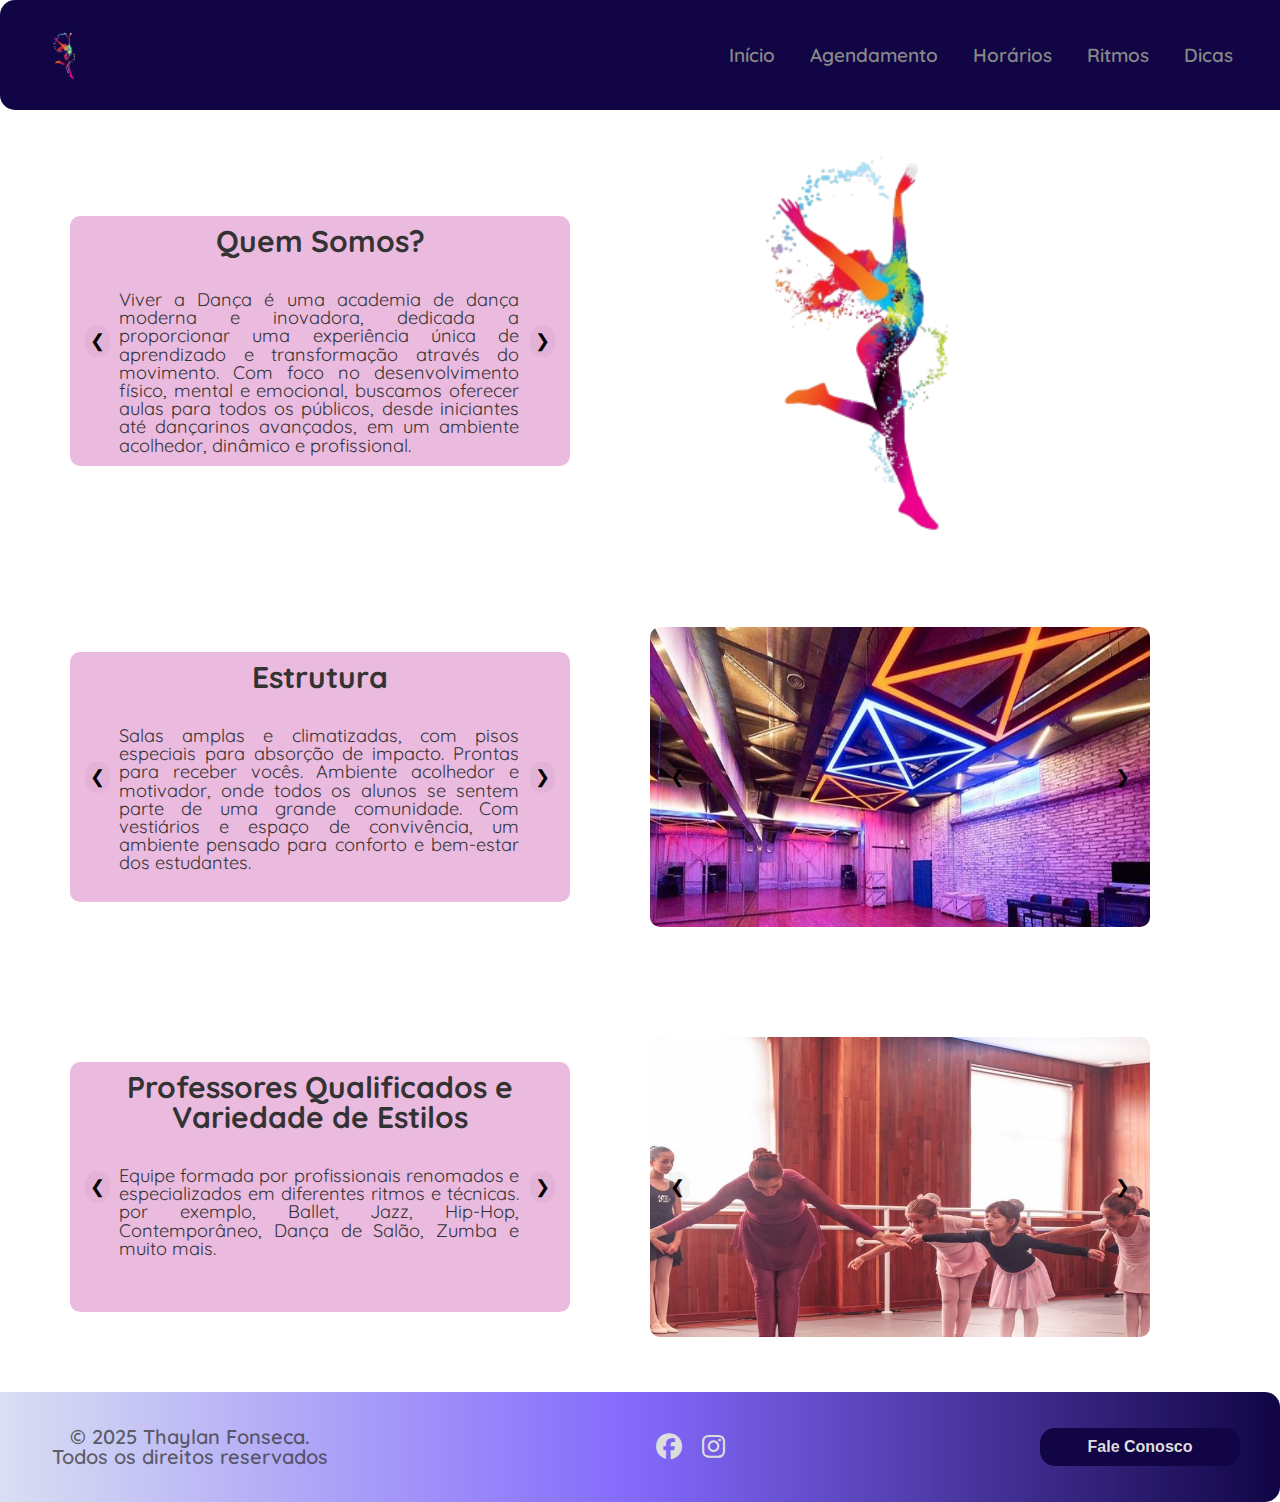
<file: index.html>
<!DOCTYPE html>
<html lang="pt-BR">
<head>
    <meta charset="UTF-8">
    <meta name="viewport" content="width=device-width, initial-scale=1.0">
    <link rel="stylesheet" href="./css/reset.css">
    <link rel="stylesheet" href="./css/style.css">
    <link rel="stylesheet" href="https://cdnjs.cloudflare.com/ajax/libs/font-awesome/6.5.1/css/all.min.css">
    <link rel="shortcut icon" href="./img/logo-site.jp.png" type="image/x-icon">
    <title>Página Inicial</title>
</head>
<body>
    <!-- Cabeçaho e indice -->
    <header class="header">
        <nav class="indice">
            <img src="./img/logo-site.jp.png" alt="">
            <ul>
                <li><a href="index.html">Início</a></li>
                <li><a href="agendamento.html">Agendamento</a></li>
                <li><a href="horarios.html">Horários</a></li>
                <li><a href="ritmos.html">Ritmos</a></li>
                <li><a href="dicas.html">Dicas</a></li>
            </ul>
        </nav>
    </header>
    <!-- Fim do cabeçalho -->

    <!-- Conteudo princial -->
    <main>
        <!-- Seção de apresentação -->
        <section class="main">
            <div class="carrossel-texto">
                <div class="text-pass">
                    <div class="apresentacao">
                        <h1>Quem Somos?</h1>
                        <p>Viver a Dança é uma academia de dança moderna e inovadora, dedicada a proporcionar uma experiência única de aprendizado e transformação através do movimento. Com foco no desenvolvimento físico, mental e emocional, buscamos oferecer aulas para todos os públicos, desde iniciantes até dançarinos avançados, em um ambiente acolhedor, dinâmico e profissional.
                        </p>
                    </div>
                    <div class="apresentacao">
                        <h1>Nossa Missão</h1>
                        <p>Transformar vidas por meio da dança, criando um ambiente onde nossos alunos possam se expressar livremente, melhorar sua saúde e bem-estar, e alcançar seus objetivos pessoais. A dança, para nós, vai além de um simples exercício físico; é uma jornada de autoconhecimento, confiança e superação.
                        </p>
                    </div>
                    <div class="apresentacao">
                        <h1>Nossa Visão</h1>
                        <p>Ser referência na formação de dançarinos e na promoção da dança como ferramenta de saúde, educação e expressão artística, tornando-nos a principal escolha para quem deseja se conectar com o movimento de forma autêntica e transformadora.
                        </p>
                    </div>
                </div>
                <div class="carrossel-botoes">
                    <button class="botao-carrossel" id="prevBtn">❮</button>
                    <button class="botao-carrossel" id="nextBtn">❯</button>
                </div>
            </div>
            <section class="img2">
                <div >
                    <img src="img/logo-site.jp.png" alt="">
                </div>
            </section>  
        </section>

        <!-- Seção da estrutura da empresa -->
        <section class="main">
            <div class="carrossel-texto">
                <div class="car_text">
                    <div class="apresentacao2">
                        <h1>Estrutura</h1>
                        <p>Salas amplas e climatizadas, com pisos especiais para absorção de impacto. Prontas para receber vocês. Ambiente acolhedor e motivador, onde todos os alunos se sentem parte de uma grande comunidade. Com vestiários e espaço de convivência, um ambiente pensado para conforto e bem-estar dos estudantes.
                        </p>
                    </div>
                    <div class="apresentacao2">
                        <h1>Aulas e Programas</h1>
                        <p>Oferecemos uma ampla variedade de modalidades, com aulas presenciais e online, adaptadas para todos os níveis de habilidade e faixa etária. Nossos programas incluem: Dança para Iniciantes, Programas Especiais para Adolescentes, Aulas Avançadas.
                        </p>
                    </div>
                    <div class="apresentacao2">
                        <h1>Área para Eventos, Apresentações e Acessibilidade</h1>
                        <p>Um espaço dedicado para exibições e performances, incentivando o talento de nossos alunos.  Nossa estrutura é adaptada para atender a todos, garantindo inclusão e acessibilidade.</p>
                    </div>
                </div>
                <div class="carrossel-botoes">
                    <button class="botao-carrossel" id="prevBtn2">❮</button>
                    <button class="botao-carrossel" id="nextBtn2">❯</button>
              </div>
            </div>
            <section class="img">
                <div class="carrossel">
                    <div class="carrossel-i">
                        <div class="imagem" >
                            <img src="./img/index-img/index-2.jpg" alt="">
                        </div>
                        <div class="imagem">
                            <img src="./img/index-img/index-3.jpg" alt="">
                        </div>
                        <div class="imagem">
                            <img src="./img/index-img/index-4.jpg" alt="">
                        </div>
                    </div>
                    <div class="carrossel-botoes">
                        <button class="botao-carrossel" id="BtnImgV">❮</button>
                        <button class="botao-carrossel" id="BtnImgA">❯</button>
                    </div>
                </div>
            </section>
        </section>
        
        <!-- Seção diferenciais da empresa -->
        <section class="main">
            <div class="carrossel-texto">
                <div class="car_texts">
                    <div class="apresentacao3">
                        <h1>Professores Qualificados e Variedade de Estilos</h1>
                        <p>Equipe formada por profissionais renomados e especializados em diferentes ritmos e técnicas. por exemplo, Ballet, Jazz, Hip-Hop, Contemporâneo, Dança de Salão, Zumba e muito mais.
                        </p>
                    </div>
                    <div class="apresentacao3">
                        <h1>Aulas Personalizadas e Eventos</h1>
                        <p>Opções de turmas para todas as idades e níveis, desde infantil até adultos. Organizamos apresentações periódicas para que os alunos mostrem sua evolução e talento.
                        </p>
                    </div>
                    <div class="apresentacao3">
                        <h1>Workshops e Intercâmbios</h1>
                        <p>Convidamos coreógrafos e dançarinos de renome para aulas especiais. Venha fazer parte da nossa família e descubra o poder da dança!</p>
                    </div>
                </div>
                <div class="carrossel-botoes">
                    <button class="botao-carrossel" id="prevBtn3">❮</button>
                    <button class="botao-carrossel" id="nextBtn3">❯</button>
                </div>
            </div>
            <section class="img">
                <div class="carrossel2">
                    <div class="carrossel-i2">
                        <div class="imagem2" >
                            <img src="./img/index-img/index-1.jpg" alt="">
                        </div>
                        <div class="imagem2" >
                            <img src="./img/index-img/index-5.jpg" alt="">
                        </div>
                        <div class="imagem2">
                            <img src="./img/index-img/index-6.jpg" alt="">
                        </div>
                    </div>
                    <div class="carrossel-botoes">
                        <button class="botao-carrossel" id="BtnImgV2">❮</button>
                        <button class="botao-carrossel" id="BtnImgA2">❯</button>
                    </div>
                </div>
            </section>
        </section>
    </main>
    <!-- Fim do conteudo principal -->

    <!-- Rodapé -->
    <footer class="rodape">
        <div class="texto">
            <p>&copy; 2025 Thaylan Fonseca. Todos os direitos reservados</p>
        </div>
        <nav class="socials">
            <a href="https://www.facebook.com/#"> <i class="fa-brands fa-facebook"></i> </a>
            <a href="https://www.instagram.com/#"> <i class="fa-brands fa-instagram"></i> </a>
        </nav>
       <button class="contact">
            <a href="contact-us.html" class="footer-link">Fale Conosco</a>
        </button>
    </footer>

    <script src="./js/index.js"></script>
</body>
</html>
</file>
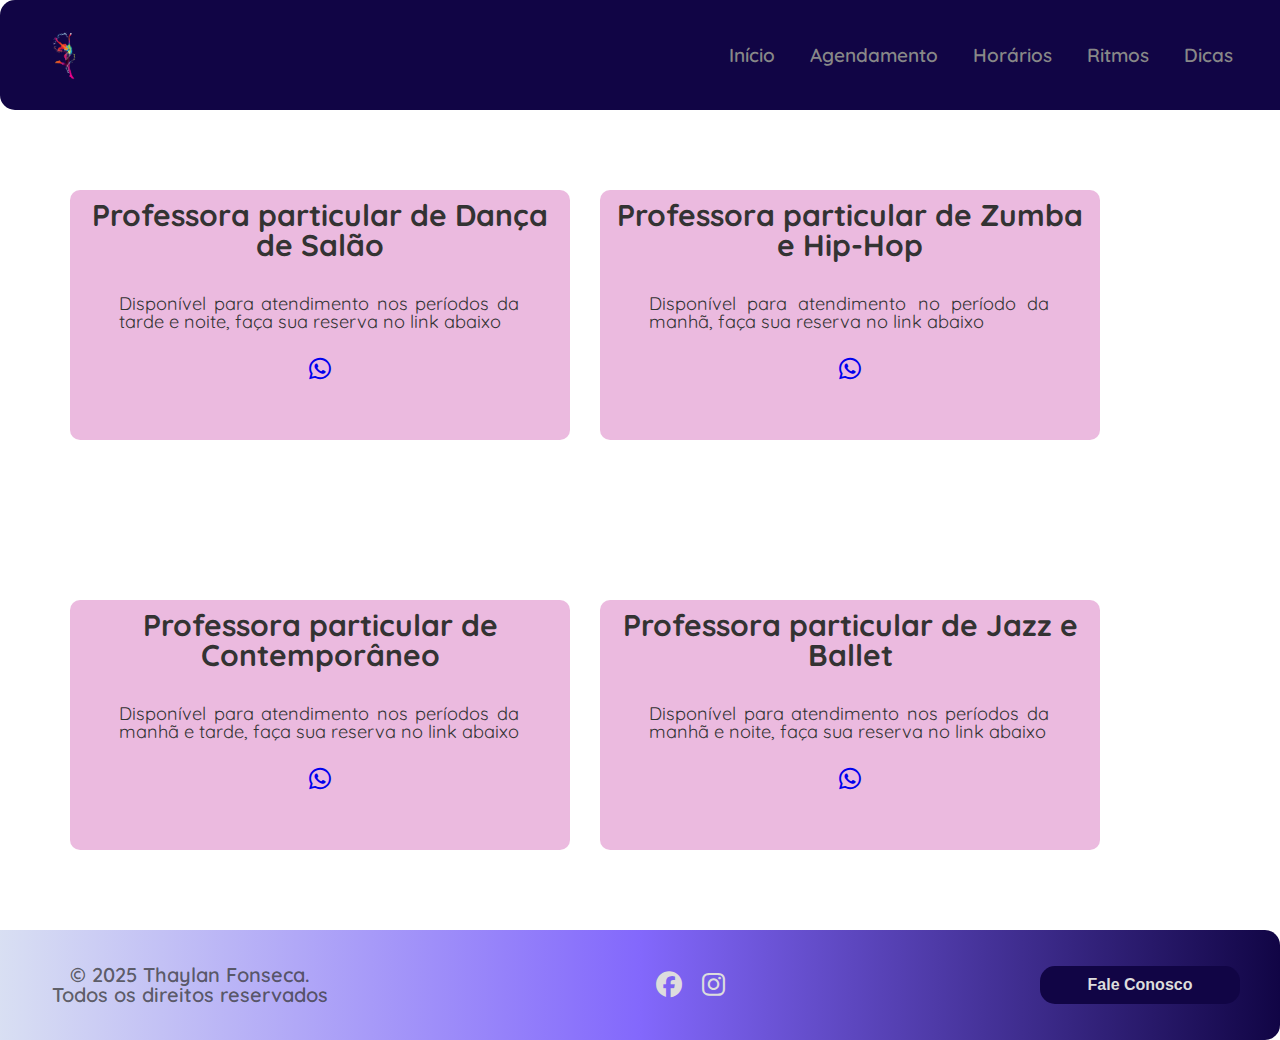
<file: agendamento.html>
<!DOCTYPE html>
<html lang="en">
<head>
    <meta charset="UTF-8">
    <meta name="viewport" content="width=device-width, initial-scale=1.0">
    <link rel="stylesheet" href="./css/reset.css">
    <link rel="stylesheet" href="./css/style.css">
    <link rel="stylesheet" href="https://cdnjs.cloudflare.com/ajax/libs/font-awesome/6.5.1/css/all.min.css">
    <link rel="shortcut icon" href="./img/logo-site.jp.png" type="image/x-icon">
    <title>Agendamento</title>
</head>
<body>
    <!-- Cabeçaho e indice -->
    <header class="header">
        <nav class="indice">
            <img src="./img/logo-site.jp.png" alt="">
            <ul>
                <li><a href="index.html">Início</a></li>
                <li><a href="agendamento.html">Agendamento</a></li>
                <li><a href="horarios.html">Horários</a></li>
                <li><a href="ritmos.html">Ritmos</a></li>
                <li><a href="dicas.html">Dicas</a></li>
            </ul>
        </nav>
    </header>
    <!-- Fim do cabeçalho -->

    <!-- Conteudo princial -->
    <main>
        <!-- Seção de Agendamento de Dança de salão, Zumba e Hip-Hop -->
        <section class="main">
            <div class="carrossel-texto">
                <div class="apresentacao">
                    <h1>Professora particular de Dança de Salão</h1>
                    <p>Disponível para atendimento nos períodos da tarde e noite, faça sua reserva no link abaixo
                     </p>
                    <div class="reserv">
                        <a href="https://chat.whatsapp.com/#"><i class="fa-brands fa-whatsapp"></i> </a>
                    </div>
                </div>
            </div>
            <section class="ritmo">
                <div class="rit_texto">
                    <div class="apresentacao">
                        <h1>Professora particular de Zumba e Hip-Hop</h1>
                        <p>Disponível para atendimento no período da manhã, faça sua reserva no link abaixo
                         </p>
                        <nav class="reserv">
                            <a href="https://chat.whatsapp.com/#"> <i class="fa-brands fa-whatsapp"></i> </a>
                        </nav>
                    </div>
                </div>
            </section>
        </section>
        
        <!-- Seção de agendamento de Contemporãneo, Jazz e Ballet -->
        <section class="main">
            <div class="carrossel-texto">
                <div class="apresentacao">
                    <h1>Professora particular de Contemporâneo</h1>
                    <p>Disponível para atendimento nos períodos da manhã e tarde, faça sua reserva no link abaixo
                     </p>
                    <div class="reserv">
                        <a href="https://chat.whatsapp.com/#"> <i class="fa-brands fa-whatsapp"></i> </a>
                    </div>
                </div>
            </div>
            <section class="ritmo">
                <div class="rit_texto">
                    <div class="apresentacao">
                        <h1>Professora particular de Jazz e Ballet</h1>
                        <p>Disponível para atendimento nos períodos da manhã e noite, faça sua reserva no link abaixo
                         </p>
                        <div class="reserv">
                            <a href="https://chat.whatsapp.com/#"> <i class="fa-brands fa-whatsapp"></i> </a>
                        </div>
                    </div>
                </div>
            </section>
        </section>  
    </main>
    <!-- Conteudo princial -->

    <!-- Rodapé -->
    <footer class="rodape">
        <div class="texto">
            <p>&copy; 2025 Thaylan Fonseca. Todos os direitos reservados</p>
        </div>
        <nav class="socials">
            <a href="https://www.facebook.com/#"> <i class="fa-brands fa-facebook"></i> </a>
            <a href="https://www.instagram.com/#"> <i class="fa-brands fa-instagram"></i> </a>
        </nav>
       <button class="contact">
            <a href="contact-us.html" class="footer-link">Fale Conosco</a>
        </button>
    </footer>
</body>
</html>
</file>
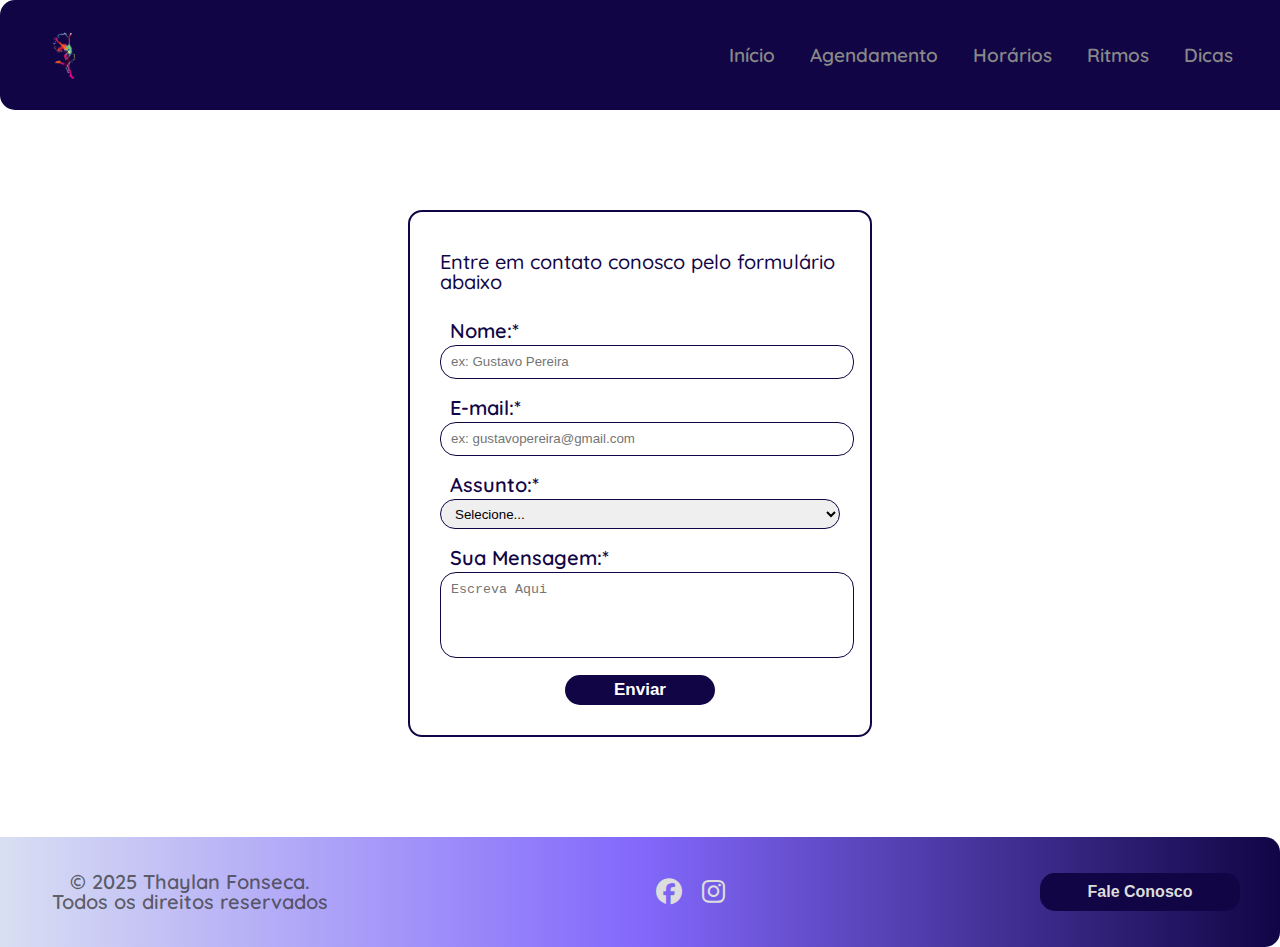
<file: contact-us.html>
<!DOCTYPE html>
<html lang="pt-BR">
<head>
    <meta charset="UTF-8">
    <meta name="viewport" content="width=device-width, initial-scale=1.0">
    <link rel="stylesheet" href="./css/reset.css">
    <link rel="stylesheet" href="./css/style.css">
    <link rel="stylesheet" href="https://cdnjs.cloudflare.com/ajax/libs/font-awesome/6.5.1/css/all.min.css">
    <link rel="shortcut icon" href="./img/logo-site.jp.png" type="image/x-icon">
    <title>Fale Conosco</title>
</head>
<body>
    <!-- Cabeçaho e indice -->
    <header class="header">
        <nav class="indice">
            <img src="./img/logo-site.jp.png" alt="">
            <ul>
                <li><a href="index.html">Início</a></li>
                <li><a href="agendamento.html">Agendamento</a></li>
                <li><a href="horarios.html">Horários</a></li>
                <li><a href="ritmos.html">Ritmos</a></li>
                <li><a href="dicas.html">Dicas</a></li>
            </ul>
        </nav>
    </header>
    <!-- Fim do cabeçalho -->

    <!-- Formulário -->
    <main>
        <section class="section_form">
            <form action="processa.php" method="post" id="siteForm">
                <p>Entre em contato conosco pelo formulário abaixo</p>

                <div class="form">
                    <label for="nome">Nome:*</label>
                    <input type="text" name="nome" id="nome" placeholder="ex: Gustavo Pereira" required>
                </div>
                <div class="form">
                    <label for="email">E-mail:*</label>
                    <input type="email" name="email" id="email" placeholder="ex: gustavopereira@gmail.com" required>
                </div>
                <div class="form">
                    <label for="assunto">Assunto:*</label>
                    <select name="assunto" id="assunto" required>
                        <option value="" selected disabled>Selecione...</option>
                        <option value="Horários">Horários</option>
                        <option value="Ballet">Ballet</option>
                        <option value="Zumba">Zumba</option>
                        <option value="Jazz">Jazz</option>
                        <option value="Ballet">Contemporâneo</option>
                        <option value="Hip-Hop">Hip-Hop</option>
                        <option value="Mensalidade">Mensalidade</option>
                    </select>
                </div>
                <div class="form">
                    <label for="mensagem">Sua Mensagem:*</label>
                    <textarea name="mensagem" id="mensagem" placeholder="Escreva Aqui" required></textarea>
                </div>

                <input type="submit" value="Enviar">

                
                <p class="sucesso" id="sucesso_mensagem">Formulário enviado com Sucesso!</p>
                <p id="erro_mensagem">Erro ao enviar, tente novamente mais tarde </p>

            </form>
        </section>
    </main>
    <!-- Fim do Formulário -->

    <!-- Rodapé -->
    <footer class="rodape">
        <div class="texto">
            <p>&copy; 2025 Thaylan Fonseca. Todos os direitos reservados</p>
        </div>
        <nav class="socials">
            <a href="https://www.facebook.com/#"> <i class="fa-brands fa-facebook"></i> </a>
            <a href="https://www.instagram.com/#"> <i class="fa-brands fa-instagram"></i> </a>
        </nav>
       <button class="contact">
            <a href="contact-us.html" class="footer-link">Fale Conosco</a>
        </button>
    </footer>

    <script src="js/form.js"></script>
</body>
</html>
</file>
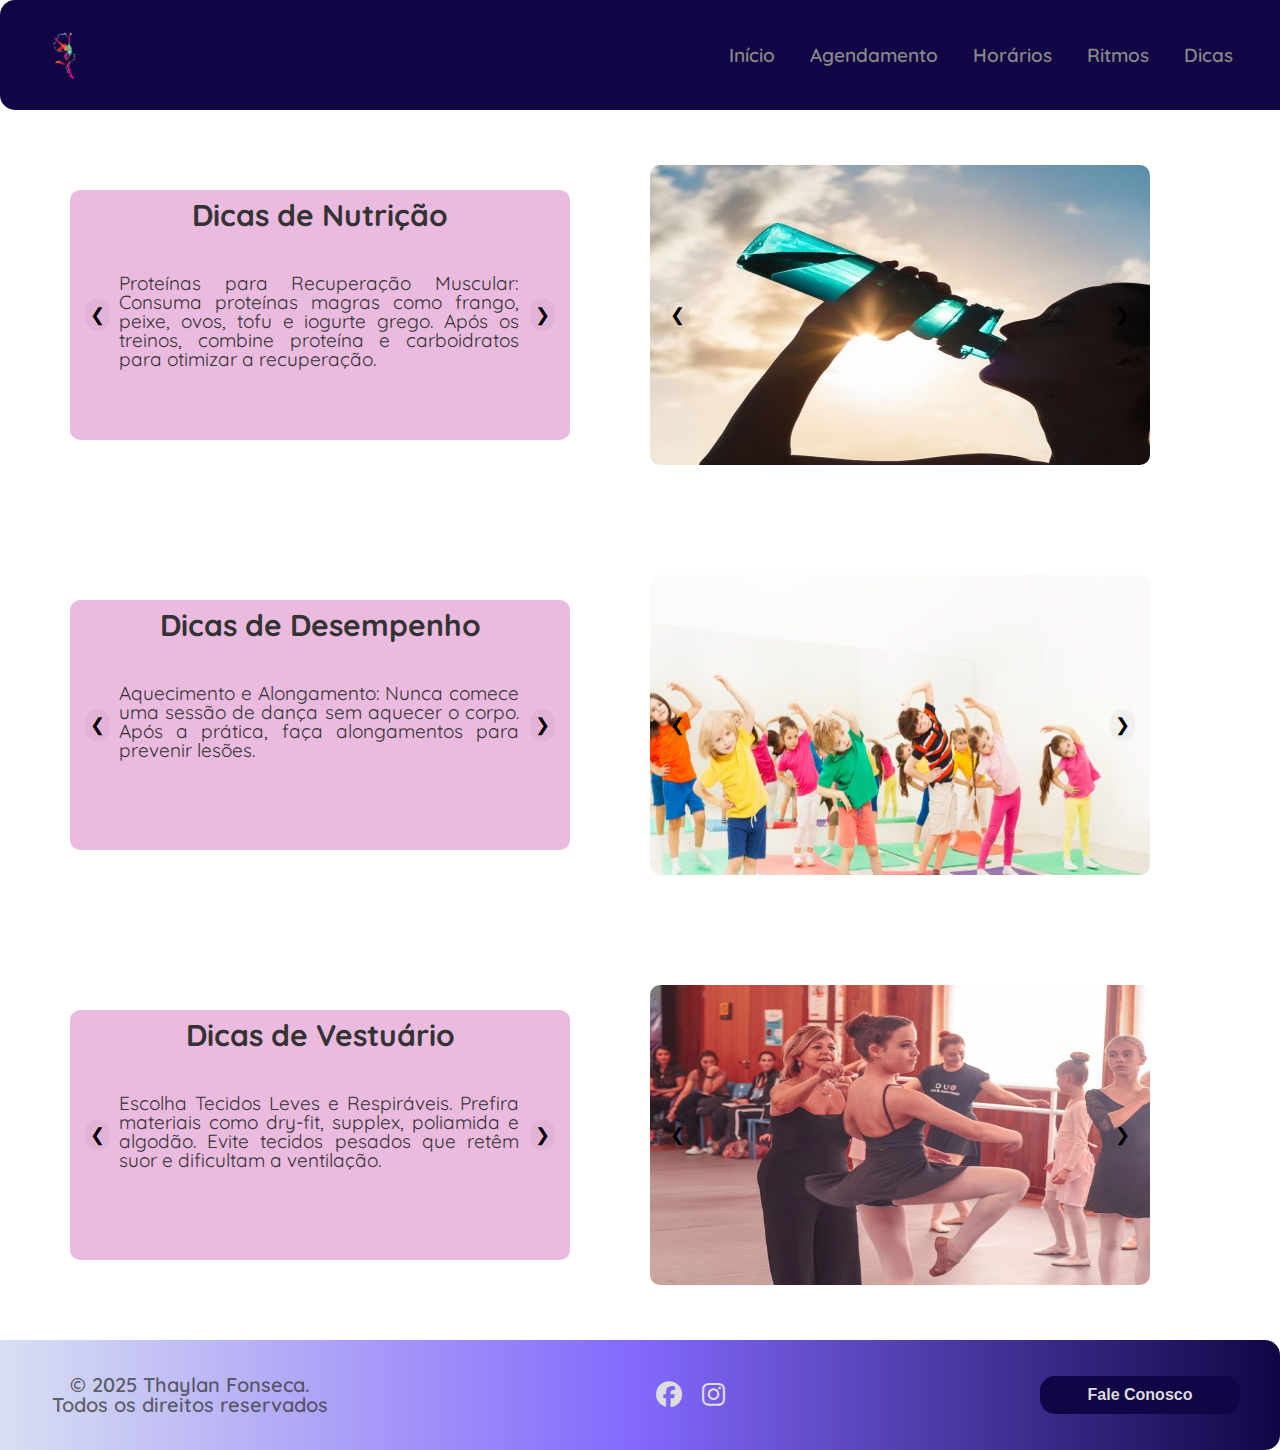
<file: dicas.html>
<!DOCTYPE html>
<html lang="pt-BR">
<head>
    <meta charset="UTF-8">
    <meta name="viewport" content="width=device-width, initial-scale=1.0">
    <link rel="stylesheet" href="./css/reset.css">
    <link rel="stylesheet" href="./css/style.css">
    <link rel="stylesheet" href="https://cdnjs.cloudflare.com/ajax/libs/font-awesome/6.5.1/css/all.min.css">
    <link rel="shortcut icon" href="./img/logo-site.jp.png" type="image/x-icon">
    <title>Dicas</title>
</head>
<body>
    <!-- Cabeçaho e indice -->
    <header class="header">
        <nav class="indice">
            <img src="./img/logo-site.jp.png" alt="">
            <ul>
                <li><a href="index.html">Início</a></li>
                <li><a href="agendamento.html">Agendamento</a></li>
                <li><a href="horarios.html">Horários</a></li>
                <li><a href="ritmos.html">Ritmos</a></li>
                <li><a href="dicas.html">Dicas</a></li>
            </ul>
        </nav>
    </header>
    <!-- Fim do cabeçalho -->

    <!-- Conteudo princial -->
    <main>
        <!-- Seção de dicas de nutrição -->
        <section class="main">
            <div class="carrossel-texto">
                <div class="dicas-pass">
                    <div class="dicas">
                        <h1>Dicas de Nutrição</h1>
                        <p>Proteínas para Recuperação Muscular: Consuma proteínas magras como frango, peixe, ovos, tofu e iogurte grego. Após os treinos, combine proteína e carboidratos para otimizar a recuperação.
                        </p>
                    </div>
                    <div class="dicas">
                        <h1>Dicas de Nutrição</h1>
                        <p>Vitaminas e Minerais para Resistência: Cálcio (leite, brócolis, amêndoas) e magnésio (banana, espinafre) ajudam na contração muscular. Ferro (carnes, vegetais verde-escuros) evita fadiga e melhora a oxigenação dos músculos.
                        </p>
                    </div>
                    <div class="dicas">
                        <h1>Dicas de Nutrição</h1>
                        <p>Hidratação é Fundamental:Beba água regularmente para evitar cãibras e fadiga.Se o treino for intenso e prolongado, isotônicos naturais como água de coco podem ajudar na reposição de eletrólitos.
                        </p>
                    </div>
                </div>
                <div class="carrossel-botoes">
                    <button class="botao-carrossel" id="prevBtn4">❮</button>
                    <button class="botao-carrossel" id="nextBtn4">❯</button>
                </div>
            </div>
            <section class="img">
                <div class="carrossel">
                    <div class="carrossel-i">
                        <div class="imagem" >
                            <img src="./img/dicas-img/dica-4.jpg" alt="">
                        </div>
                        <div class="imagem" >
                            <img src="./img/dicas-img/dicas-3.jpg" alt="">
                        </div>
                        <div class="imagem">
                            <img src="./img/dicas-img/dica-5.jpg" alt="">
                        </div>
                    </div>
                    <div class="carrossel-botoes">
                        <button class="botao-carrossel" id="BtnImgV4">❮</button>
                        <button class="botao-carrossel" id="BtnImgA4">❯</button>
                    </div>
                </div>
            </section>  
        </section>
        
        <!-- Seção de dicas de desempenho -->
        <section class="main">
            <div class="carrossel-texto">
                <div class="dicas-text">
                    <div class="dicas2">
                        <h1>Dicas de Desempenho</h1>
                        <p>Aquecimento e Alongamento: Nunca comece uma sessão de dança sem aquecer o corpo. Após a prática, faça alongamentos para prevenir lesões.
                        </p>
                    </div>
                    <div class="dicas2">
                        <h1>Dicas de Desempenho</h1>
                        <p>Planeje as Refeições: Evite treinar de estômago vazio; faça uma refeição leve 1 a 2 horas antes da dança. Após o treino, reabasteça o corpo com proteínas e carboidratos de qualidade.
                        </p>
                    </div>
                    <div class="dicas2">
                        <h1>Dicas de Desempenho</h1>
                        <p>Sono e Recuperação: Durma pelo menos 7 a 9 horas por noite para permitir a recuperação muscular. Utilize técnicas de relaxamento, como massagem ou banho quente, para reduzir o estresse muscular.</p>
                    </div>
                </div>
                <div class="carrossel-botoes">
                    <button class="botao-carrossel" id="prevBtn5">❮</button>
                    <button class="botao-carrossel" id="nextBtn5">❯</button>
                </div>
            </div>
            <section class="img">
                <div class="carrossel2">
                    <div class="carrossel-i2">
                        <div class="imagem2" >
                            <img src="./img/dicas-img/dicas-1.jpg" alt="">
                        </div>
                        <div class="imagem2" >
                            <img src="./img/dicas-img/dicas-2.jpg" alt="">
                        </div>
                        <div class="imagem2">
                            <img src="./img/dicas-img/dicas-3.jpg" alt="">
                        </div>
                    </div>
                    <div class="carrossel-botoes">
                        <button class="botao-carrossel" id="BtnImgV5">❮</button>
                        <button class="botao-carrossel" id="BtnImgA5">❯</button>
                    </div>
                </div>
            </section>
        </section>

        <!-- Seção de dicas de vestuário -->
        <section class="main">
            <div class="carrossel-texto">
                <div class="dicas-text2">
                    <div class="dicas3">
                        <h1>Dicas de Vestuário</h1>
                        <p>Escolha Tecidos Leves e Respiráveis. Prefira materiais como dry-fit, supplex, poliamida e algodão. Evite tecidos pesados que retêm suor e dificultam a ventilação.
                        </p>
                    </div>
                    <div class="dicas3">
                        <h1>Dicas de Vestuário</h1>
                        <p>Escolha calçados específicos para o estilo de dança que pratica. Sapatilhas, meias antiderrapantes, tênis leves ou sapatos de salto para dança de salão fazem toda a diferença.
                        </p>
                    </div>
                    <div class="dicas3">
                        <h1>Dicas de Vestuário</h1>
                        <p> São peças essenciais. Parte de cima: Tops esportivos, regatas ou camisetas ajustadas. Parte de baixo: Leggings, calças de moletom leves, shorts ou bermudas, dependendo da modalidade. Calçados: Tênis adequado para impacto (hip-hop, dança fitness) ou sapatilhas (ballet, jazz, contemporâneo).</p>
                    </div>
                </div>
                <div class="carrossel-botoes">
                    <button class="botao-carrossel" id="prevBtn6">❮</button>
                    <button class="botao-carrossel" id="nextBtn6">❯</button>
                </div>
            </div>
            <section class="img">
                <div class="carrossel3">
                    <div class="carrossel-i3">
                        <div class="imagem3" >
                            <img src="./img/index-img/index-5.jpg" alt="">
                        </div>
                        <div class="imagem3" >
                            <img src="./img/dicas-img/dicas-1.jpg" alt="">
                        </div>
                        <div class="imagem3">
                            <img src="./img/dicas-img/dicas-2.jpg" alt="">
                        </div>
                    </div>
                    <div class="carrossel-botoes">
                        <button class="botao-carrossel" id="BtnImgV6">❮</button>
                        <button class="botao-carrossel" id="BtnImgA6">❯</button>
                    </div>
                </div>
            </section>
        </section>
    </main>
    <!-- Fim do conteudo principal -->

    <!-- Rodapé -->
    <footer class="rodape">
        <div class="texto">
            <p>&copy; 2025 Thaylan Fonseca. Todos os direitos reservados</p>
        </div>
        <nav class="socials">
            <a href="https://www.facebook.com/#"> <i class="fa-brands fa-facebook"></i> </a>
            <a href="https://www.instagram.com/#"> <i class="fa-brands fa-instagram"></i> </a>
        </nav>
       <button class="contact">
            <a href="contact-us.html" class="footer-link">Fale Conosco</a>
        </button>
    </footer>
    
    <script src="./js/dicas.js"></script>
</body>
</html>
</file>
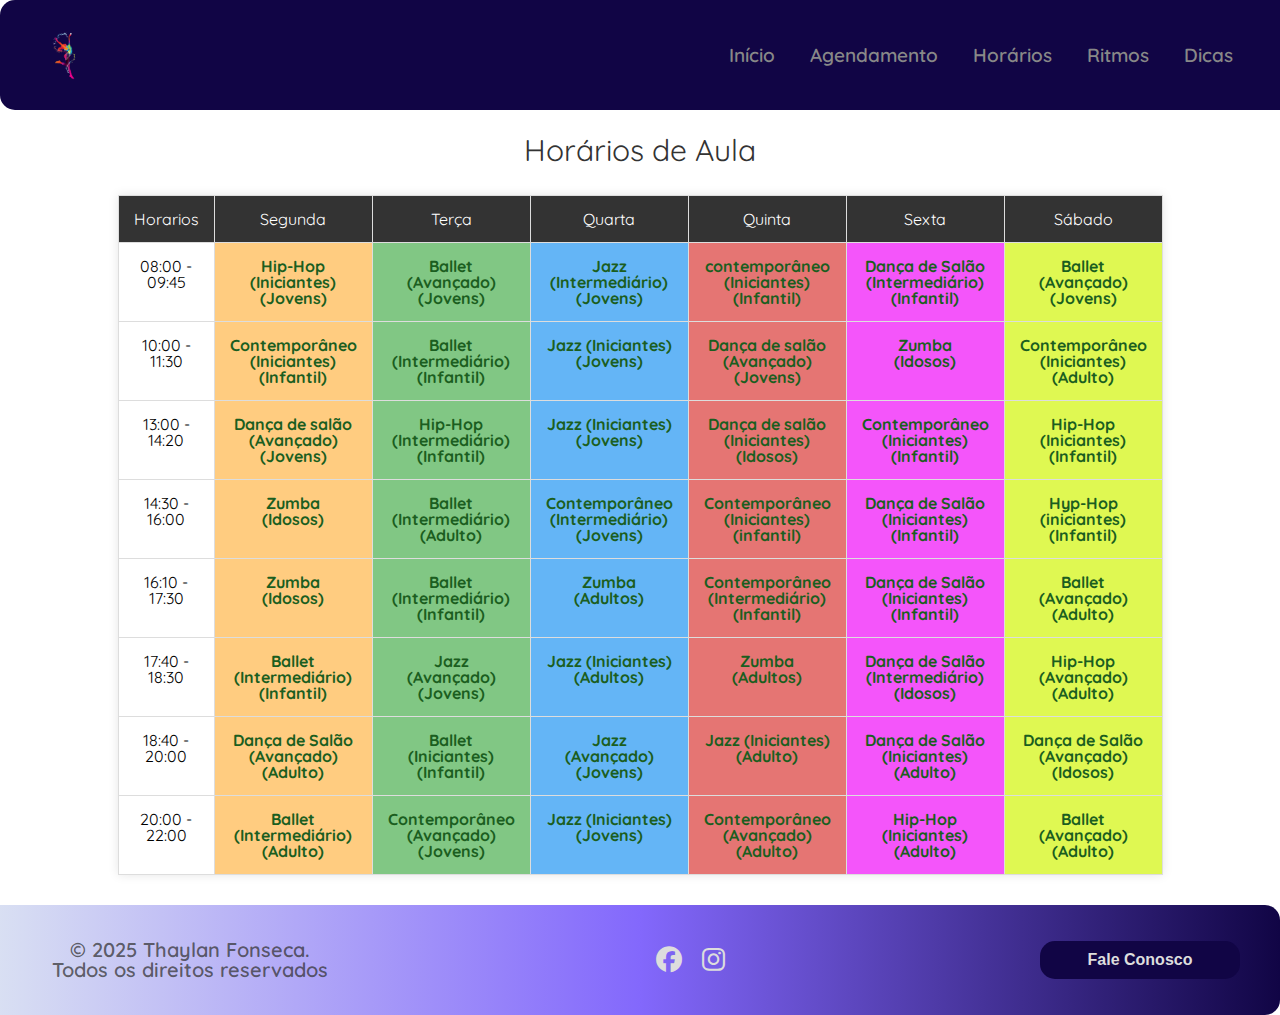
<file: horarios.html>
<!DOCTYPE html>
<html lang="pt-BR">
<head>
    <meta charset="UTF-8">
    <meta name="viewport" content="width=device-width, initial-scale=1.0">
    <link rel="stylesheet" href="./css/reset.css">
    <link rel="stylesheet" href="./css/style.css">
    <link rel="stylesheet" href="https://cdnjs.cloudflare.com/ajax/libs/font-awesome/6.5.1/css/all.min.css">
    <link rel="shortcut icon" href="./img/logo-site.jp.png" type="image/x-icon">
    <title>Horários</title>
</head>
<body>

    <!-- Cabeçaho e indice -->
    <header class="header">
        <nav class="indice">
            <img src="./img/logo-site.jp.png" alt="">
            <ul>
                <li><a href="index.html">Início</a></li>
                <li><a href="agendamento.html">Agendamento</a></li>
                <li><a href="horarios.html">Horários</a></li>
                <li><a href="ritmos.html">Ritmos</a></li>
                <li><a href="dicas.html">Dicas</a></li>
            </ul>
        </nav>
    </header>
    <!-- Fim do cabeçalho -->

    <!-- Conteudo princial -->
    <main>
        <h1 class="aulas">Horários de Aula</h1>
        <table>
            <thead>
                <tr>
                    <th>Horarios</th>
                    <th>Segunda</th>
                    <th>Terça</th>
                    <th>Quarta</th>
                    <th>Quinta</th>
                    <th>Sexta</th>
                    <th>Sábado</th>
                </tr>
            </thead>
            <tbody>
                <tr>
                    <td>08:00 - 09:45</td>
                    <td class="hyp-hop">
                        Hip-Hop (Iniciantes)
                        <p>(Jovens)</p>
                    </td>
                    <td class="ballet">
                        Ballet (Avançado)
                        <p>(Jovens)</p>
                    </td>
                    <td class="jazz">
                        Jazz (Intermediário)
                        <p>(Jovens)</p>
                    </td>
                    <td class="contemporaneo">
                        contemporâneo (Iniciantes)
                        <p>(Infantil)</p>
                    </td>
                    <td class="d_salao">
                        Dança de Salão (Intermediário)
                        <p>(Infantil)</p>
                    </td>
                    <td class="zumba">
                        Ballet (Avançado)
                        <p>(Jovens)</p>
                    </td>
                </tr>

                <tr>
                    <td>10:00 - 11:30</td>
                    <td class="hyp-hop">
                        Contemporâneo (Iniciantes)
                        <p>(Infantil)</p>
                    </td>
                    <td class="ballet">
                        Ballet (Intermediário)
                        <p>(Infantil)</p>
                    </td>
                    <td class="jazz">
                        Jazz (Iniciantes)
                        <p>(Jovens)</p>
                    </td>
                    <td class="contemporaneo">
                        Dança de salão (Avançado)
                        <p>(Jovens)</p>
                    </td>
                    <td class="d_salao">
                        Zumba
                        <p>(Idosos)</p>
                    </td>
                    <td class="zumba">
                        Contemporâneo (Iniciantes)
                        <p>(Adulto)</p>
                    </td>
                </tr>

                <tr>
                    <td>13:00 - 14:20</td>
                    <td class="hyp-hop">
                        Dança de salão (Avançado)
                        <p>(Jovens)</p>
                    </td>
                    <td class="ballet">
                        Hip-Hop (Intermediário)
                       <p>(Infantil)</p>
                    </td>
                    <td class="jazz">
                        Jazz (Iniciantes)
                        <p>(Jovens)</p>
                    </td>
                    <td class="contemporaneo">
                        Dança de salão (Iniciantes)
                        <p>(Idosos)</p>
                    </td>
                    <td class="d_salao">
                        Contemporâneo (Iniciantes)
                        <p>(Infantil)</p>
                    </td>
                    <td class="zumba">
                        Hip-Hop (Iniciantes)
                       <p>(Infantil)</p>
                    </td>
                </tr>

                <tr>
                    <td>14:30 - 16:00</td>
                    <td class="hyp-hop">
                        Zumba
                        <p>(Idosos)</p>
                    </td>
                    <td class="ballet">
                        Ballet (Intermediário)
                        <p>(Adulto)</p>
                    </td>
                    <td class="jazz">
                        Contemporâneo (Intermediário)
                        <p>(Jovens)</p>
                    </td>
                    <td class="contemporaneo">
                        Contemporâneo (Iniciantes)
                        <p>(infantil)</p>
                    </td>
                    <td class="d_salao">
                        Dança de Salão (Iniciantes)
                        <p>(Infantil)</p>
                    </td>
                    <td class="zumba">
                        Hyp-Hop (iniciantes)
                       <p>(Infantil)</p>
                    </td>
                </tr>

                <tr>
                    <td>16:10 - 17:30</td>
                    <td class="hyp-hop">
                        Zumba
                        <p>(Idosos)</p>
                    </td>
                    <td class="ballet">
                        Ballet (Intermediário)
                        <p>(Infantil)</p>
                    </td>
                    <td class="jazz">
                        Zumba
                        <p>(Adultos)</p>
                    </td>
                    <td class="contemporaneo">
                        Contemporâneo (Intermediário)
                        <p>(Infantil)</p>
                    </td>
                    <td class="d_salao">
                        Dança de Salão (Iniciantes)
                        <p>(Infantil)</p>
                    </td>
                    <td class="zumba">
                        Ballet (Avançado)
                        <p>(Adulto)</p>
                    </td>
                </tr>

                <tr>
                    <td>17:40 - 18:30</td>
                    <td class="hyp-hop">
                        Ballet (Intermediário)
                        <p>(Infantil)</p>
                    </td>
                    </td>
                    <td class="ballet">
                        Jazz (Avançado)
                        <p>(Jovens)</p>
                    </td>
                    <td class="jazz">
                        Jazz (Iniciantes)
                        <p>(Adultos)</p>
                    </td>
                    <td class="contemporaneo">
                        Zumba
                        <p>(Adultos)</p>
                    </td>
                    <td class="d_salao">
                        Dança de Salão (Intermediário)
                        <p>(Idosos)</p>
                    </td>
                    <td class="zumba">
                        Hip-Hop (Avançado)
                       <p>(Adulto)</p>
                    </td>
                </tr>

                <tr>
                    <td>18:40 - 20:00</td>
                    <td class="hyp-hop">
                        Dança de Salão (Avançado)
                        <p>(Adulto)</p>
                    </td>
                    <td class="ballet">
                        Ballet (Iniciantes)
                        <p>(Infantil)</p>
                    </td>
                    <td class="jazz">
                        Jazz (Avançado)
                        <p>(Jovens)</p>
                    </td>
                    <td class="contemporaneo">
                        Jazz (Iniciantes)
                        <p>(Adulto)</p>
                    </td>
                    <td class="d_salao">
                        Dança de Salão (Iniciantes)
                        <p>(Adulto)</p>
                    </td>
                    <td class="zumba">
                        Dança de Salão (Avançado)
                        <p>(Idosos)</p>
                    </td>
                </tr>

                <tr>
                    <td>20:00 - 22:00</td>
                    <td class="hyp-hop">
                        Ballet (Intermediário)
                        <p>(Adulto)</p>
                    </td>
                    <td class="ballet">
                        Contemporâneo (Avançado)
                        <p>(Jovens)</p>
                    </td>
                    <td class="jazz">
                        Jazz (Iniciantes)
                        <p>(Jovens)</p>
                    </td>
                    <td class="contemporaneo">
                        Contemporâneo (Avançado)
                        <p>(Adulto)</p>
                    </td>
                    <td class="d_salao">
                        Hip-Hop (Iniciantes)
                        <p>(Adulto)</p>
                    </td>
                    <td class="zumba">
                        Ballet (Avançado)
                        <p>(Adulto)</p>
                    </td>
                </tr>
            </tbody>
        </table>
    </main>
    <!-- Fim do conteudo principal -->

    <!-- Rodapé -->
    <footer class="rodape">
        <div class="texto">
            <p>&copy; 2025 Thaylan Fonseca. Todos os direitos reservados</p>
        </div>
        <nav class="socials">
            <a href="https://www.facebook.com/#"> <i class="fa-brands fa-facebook"></i> </a>
            <a href="https://www.instagram.com/#"> <i class="fa-brands fa-instagram"></i> </a>
        </nav>
       <button class="contact">
            <a href="contact-us.html" class="footer-link">Fale Conosco</a>
        </button>
    </footer>
    
</body>
</html>
</file>
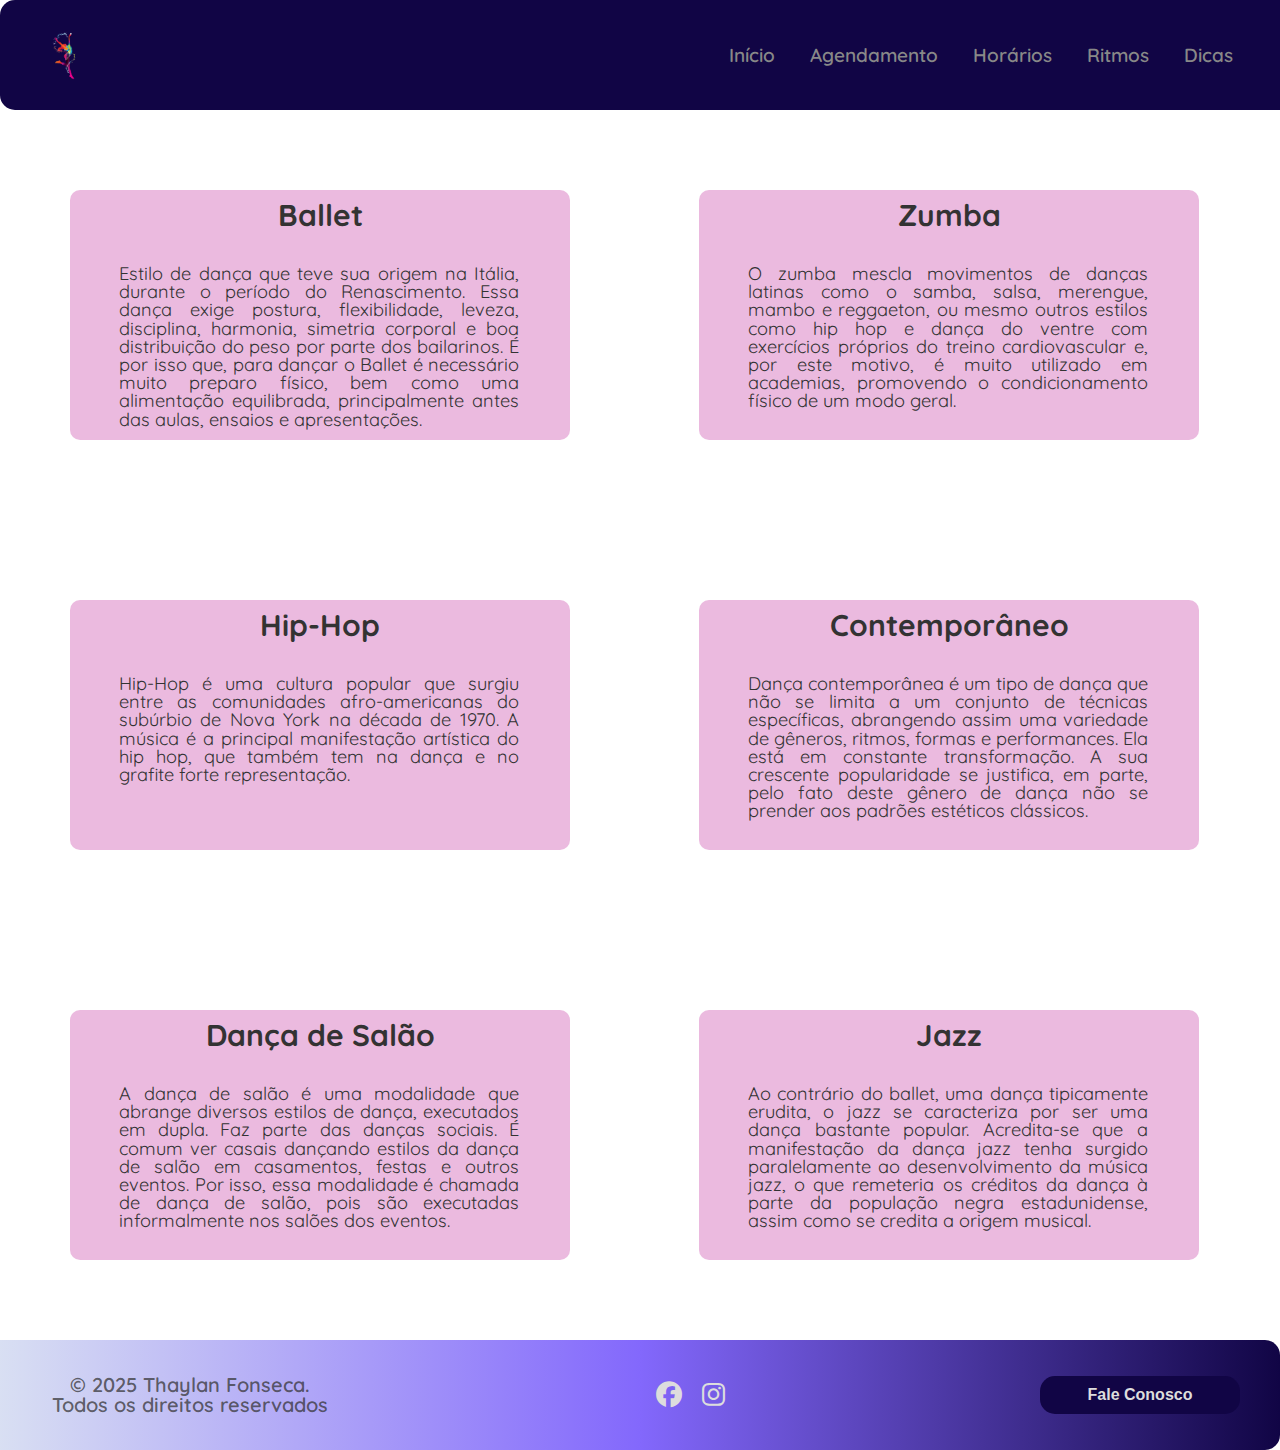
<file: ritmos.html>
<!DOCTYPE html>
<html lang="en">
<head>
    <meta charset="UTF-8">
    <meta name="viewport" content="width=device-width, initial-scale=1.0">
    <link rel="stylesheet" href="./css/reset.css">
    <link rel="stylesheet" href="./css/style.css">
    <link rel="stylesheet" href="https://cdnjs.cloudflare.com/ajax/libs/font-awesome/6.5.1/css/all.min.css">
    <link rel="shortcut icon" href="./img/logo-site.jp.png" type="image/x-icon">
    <title>Ritmos</title>
</head>
<body>
     <!-- Cabeçaho e indice -->
    <header class="header">
        <nav class="indice">
            <img src="./img/logo-site.jp.png" alt="">
            <ul>
                <li><a href="index.html">Início</a></li>
                <li><a href="agendamento.html">Agendamento</a></li>
                <li><a href="horarios.html">Horários</a></li>
                <li><a href="ritmos.html">Ritmos</a></li>
                <li><a href="dicas.html">Dicas</a></li>
            </ul>
        </nav>
    </header>
    <!-- Fim do cabeçalho -->

    <!-- Conteudo princial -->
    <main>
        <!-- Seção de ritmos -->
        <section class="main">
            <div class="rit_texto">
                <div class="apresentacao">
                    <h1>Ballet</h1>
                    <p>Estilo de dança que teve sua origem na Itália, durante o período do Renascimento. Essa dança exige postura, flexibilidade, leveza, disciplina, harmonia, simetria corporal e boa distribuição do peso por parte dos bailarinos. É por isso que, para dançar o Ballet é necessário muito preparo físico, bem como uma alimentação equilibrada, principalmente antes das aulas, ensaios e apresentações.
                    </p>
                </div>
            </div>
            <section class="ritmo">
                <div class="rit_texto">
                    <div class="apresentacao">
                        <h1>Zumba</h1>
                        <p>O zumba mescla movimentos de danças latinas como o samba, salsa, merengue, mambo e reggaeton, ou mesmo outros estilos como hip hop e dança do ventre com exercícios próprios do treino cardiovascular e, por este motivo, é muito utilizado em academias, promovendo o condicionamento físico de um modo geral.
                        </p>
                    </div>
                </div>
            </section>
        </section>


        <section class="main">
            <div class="rit_texto">
                <div class="apresentacao">
                    <h1>Hip-Hop</h1>
                    <p>Hip-Hop é uma cultura popular que surgiu entre as comunidades afro-americanas do subúrbio de Nova York na década de 1970. A música é a principal manifestação artística do hip hop, que também tem na dança e no grafite forte representação.
                    </p>
                </div>
            </div>
            <section class="ritmo">
                <div class="rit_texto">
                    <div class="apresentacao">
                        <h1>Contemporâneo</h1>
                        <p>Dança contemporânea é um tipo de dança que não se limita a um conjunto de técnicas específicas, abrangendo assim uma variedade de gêneros, ritmos, formas e performances. Ela está em constante transformação.  A sua crescente popularidade se justifica, em parte, pelo fato deste gênero de dança não se prender aos padrões estéticos clássicos.
                        </p>
                    </div>
                </div>
            </section>
        </section>

        <section class="main">
            <div class="rit_texto">
                <div class="apresentacao">
                    <h1>Dança de Salão</h1>
                    <p>A dança de salão é uma modalidade que abrange diversos estilos de dança, executados em dupla. Faz parte das danças sociais. É comum ver casais dançando estilos da dança de salão em casamentos, festas e outros eventos. Por isso, essa modalidade é chamada de dança de salão, pois são executadas informalmente nos salões dos eventos.
                    </p>
                </div>
            </div>
            <section class="ritmo">
                <div class="rit_texto">
                    <div class="apresentacao">
                        <h1>Jazz</h1>
                        <p>Ao contrário do ballet, uma dança tipicamente erudita, o jazz se caracteriza por ser uma dança bastante popular. Acredita-se que a manifestação da dança jazz tenha surgido paralelamente ao desenvolvimento da música jazz, o que remeteria os créditos da dança à parte da população negra estadunidense, assim como se credita a origem musical.
                        </p>
                    </div>
                </div>
            </section>
        </section>
    </main>
    <!-- Fim do conteudo principal -->

    <!-- Rodapé -->
    <footer class="rodape">
        <div class="texto">
            <p>&copy; 2025 Thaylan Fonseca. Todos os direitos reservados</p>
        </div>
        <nav class="socials">
            <a href="https://www.facebook.com/#"> <i class="fa-brands fa-facebook"></i> </a>
            <a href="https://www.instagram.com/#"> <i class="fa-brands fa-instagram"></i> </a>
        </nav>
       <button class="contact">
            <a href="contact-us.html" class="footer-link">Fale Conosco</a>
        </button>
    </footer>
</body>
</html>
</file>
<file: css/style.css>
@import url('https://fonts.googleapis.com/css2?family=Quicksand:wght@300..700&display=swap');

body{
  font-family: "Quicksand", sans-serif;
}
/* Hader - links */
.header{
  padding: 20px 37px;
  background: #110545;
  border-radius: 15px 0 0 15px;
}
.indice{
  padding: 10px;
  display: flex;
  align-items: center;
  justify-content: space-between;
}
.indice img{
  height: 50px;
}
.indice ul{
  font-size: 19px;
  display: flex;
  align-items: center;
  gap: 35px;
}

.indice a{
  color: #888;
  font-weight: 600;
  transition:  0.6s ease-in; 
}
.indice a:hover{
  color: #fff;
  border-bottom: 1px solid #fff;
}
/* Páginas de ritmos, index*/
.main{
  display: flex;
  padding: 30px 20px;
  justify-content: space-between;
  align-items: center; 
}
.carrossel-texto, .rit_texto {
  width: 100%;
  overflow: hidden;
  position: relative;
  background-color: #d674be7e;
  border-radius: 10px;
  margin: 50px ;
  max-width: 500px;
}
.text-pass, .car_text, .car_texts {
  display: flex;
  transition: transform 0.5s ease-in-out;
}
.apresentacao, .apresentacao2, .apresentacao3{
  min-width: 100%;
  text-align: center;
  font-size: 18px;
  color: #333;
  height: 250px;
  border-right: 1px solid #ddd;
}

.apresentacao h1, .apresentacao2 h1, .apresentacao3 h1{
  font-size: 30px;
  font-weight: 700;
  margin-bottom: 10px;
  padding: 10px;
}
.apresentacao p, .apresentacao2 p, .apresentacao3 p{
  position: relative;
  top: 15px;
  left: 49px;
  width: 400px;
  text-align: justify;
  font-size: 18.2px;
}

.carrossel-botoes {
  position: absolute;
  top: 50%;
  width: 100%;
  display: flex;
  justify-content: space-between;
  transform: translateY(-50%);
}
.botao-carrossel {
  background-color: rgba(0, 0, 0, 0.034);
  color: rgb(2, 0, 0);
  border: none;
  padding: 5px;
  cursor: pointer;
  font-size: 18px;
  border-radius: 20px;
  transition: background-color 0.3s ease;
  margin: 15px;
}
.botao-carrossel:hover {
  background-color: rgba(0, 0, 0, 0.247);
}

.img,.ritmo{
  position: relative;
  right: 110px;
}
.img img{
  height: 400px;
}

.img2{
  position: relative;
  right: 250px;
}
.img2 img{
  height: 400px;
}

/* rodapé - footer */

.rodape{
  position: relative;
  height: 80px;
  bottom: 0;
  left: 0;
  right: 0;
  background: linear-gradient(to left, #110545,#8368fc ,#c4ceeca6);
  padding: 15px 40px;
  border-radius: 0 15px 15px 0;
  display: flex;
  justify-content: space-between;
  align-items: center;
}
.socials {
  display: flex;
  gap: 20px;
  font-size: 26px;
  transition: .5s ease-out;
}
.socials i{
  color: #ddd;
}
.socials a i:hover{
  transform: scale(1.35);
  color: #1b1a55;
}
.rodape p{
  position: relative;
  display: flex;
  color: #333333bd;
  font-size: 20px;
  font-weight: 600;
  width: 300px;
  text-align: center;
}
.contact{
  display: flex;
  border-radius: 15px;
  justify-content: center;
  text-decoration: none;
  text-transform: none;
  font-size: 16px;
  border: 0;
  color: white;
  background-color: #110545;
  width: 200px;
  cursor: pointer;
  font-weight: 700;
  padding: 10px;
  transition: .5s ease-in-out;
}
/* link do agendamento */
.reserv{
  display: flex;
  justify-content: center;
  padding: 40px;
  font-size: 25px;
  transition: .5s ease-out;
}
.reserv a i:hover{
  transform: scale(1.35);
  color: #079c0f;
}

.footer-link{
  text-decoration: none;
  color: #ddd;
}

.contact:hover{
  background-color:#414df5;
  transform: scale(1.05);
}

/* pagina de horários */

.aulas{
  justify-content: center;
  display: flex;
  margin: 25px 20px ;
  color: #333;
  font-size: 30px;
  align-items: center;
}
table{
  width: 80%;
  margin: 30px auto;
  border-collapse: collapse;
  background: white;
  box-shadow:  0 0 10px rgb(0, 0, 0, 0.1);
}
th{
  background-color: #333;
  color: white;
}
th, td{
  padding: 15px;
  border: 1px  solid #ddd;
  text-align: center;
}

.hyp-hop{
  background-color: #ffcc80;
  color: #1b5e20;
  font-weight: bold;
}
.ballet{
  background-color:   #81c784;
  color: #1b5e20;
  font-weight: bold;
}
.jazz{
  background-color: #64b5f6;
  color: #1b5e20;
  font-weight: bold;
}

.contemporaneo{
  background-color: #e57573;
  color: #1b5e20;
  font-weight: bold;
}

.d_salao{
  background-color: #f455fa;
  color: #1b5e20;
  font-weight: bold;
}
.zumba{
  background-color: #dff852;
  color: #1b5e20;
  font-weight: bold;
}

/* pagina de dicas */

.carrossel-dicas {
  width: 100%;
  overflow: hidden;
  position: relative;
  background-color: #d674be7e;
  border-radius: 10px;
  right: 150px;
  margin: 10px auto;
  max-width: 500px;
}
.dicas-pass, .dicas-text, .dicas-text2{
  display: flex;
  transition: transform 0.5s ease-in-out;
}
.dicas, .dicas2, .dicas3{
  min-width: 100%;
  text-align: center;
  font-size: 18px;
  color: #333;
  height: 250px;
  border-right: 1px solid #ddd;
}

.dicas h1, .dicas2 h1, .dicas3 h1{
  font-size: 30px;
  font-weight: 700;
  margin-bottom: 10px;
  padding: 10px;
}
.dicas p, .dicas2 p, .dicas3 p{
  position: relative;
  top: 24px;
  left: 49px;
  width: 400px;
  text-align: justify;
  font-size: 19px;
}

/* Carrosel de imagens */
.carrossel, .carrossel2, .carrossel3{
  width: 100%;
  overflow: hidden;
  position: relative;
  border-radius: 10px;
  margin: 10px auto;
  max-width: 500px;
}
.carrossel-i, .carrossel-i2, .carrossel-i3{
  display: flex;
  transition: transform 0.5s ease-in-out;
}
.imagem, .imagem2, .imagem3{
  min-width: 100%;
  text-align: center;
  font-size: 18px;
  color: #333;
  height: 300px;
  border-right: 1px solid #ddd;
}

.imagem img, .imagem2 img, .imagem3 img{
  width: 100%;
}

/* formulario - fale conosco */

.section_form{
  display: flex;
  justify-content: center;
  margin-top: 100px;
  margin-bottom: 100px;
}
form{
  width: 400px;
  padding: 30px;
  border: 2px solid #110545;
  border-radius: 14px;
}
form p{
  display: flex;
  justify-content: center;
  padding: 10px 0;
  font-weight: 500;
  width: 100%;
  font-size: 20px;
  color: #110545;
}
.form{
  width: 100%;
  margin: 15px 0;
  color: #110545;
}
.form label{
  font-weight: 600;
  padding: 4px;
  padding-left: 10px;
  font-size: 20px;
  display: block;
  width: 100%;
}
textarea{
  padding: 2px;
  height: 80px;
  resize: none;
  width: 100%;
  padding-left: 10px;;
  line-height: 30px;
  border-radius: 16px;
  border: 1px solid #110545;
  outline: none;
}

input[type=text], input[type=email], select{
  width: 100%;
  padding-left: 10px;
  height: 30px;
  line-height: 30px;
  border-radius: 16px;
  border: 1px solid #110545;
  outline: none;
}

input[type=submit]{
  display: flex;
  font-size: 17px;
  font-weight: 600;
  background-color: #110545;
  color: #fff;
  height: 30px;
  border: none;
  outline: 0;
  cursor: pointer;
  width: 150px;
  border-radius: 15px;
  margin: 0 auto;
  text-align: center;
  transition:  0.5s ease;;
}

input[type=submit]:hover{
  background-color: #0b530b;
  transform: scale(1.05);
}

/* Mensagem após envio do formulário */
#sucesso_mensagem{
  display: none;
  color: #2de226;
  margin-top: 30px;
  font-size: 15px;
  font-weight: 900;
  border: 2px solid #2de226;
  border-radius: 15px;
  max-width: 400px;
}
#erro_mensagem{
  display: none;
  color: #e22626;
  margin-top: 30px;
  font-size: 15px;
  font-weight: 900;
  border: 2px solid #e22626;
  border-radius: 15px;
  max-width: 400px;
}
</file>
